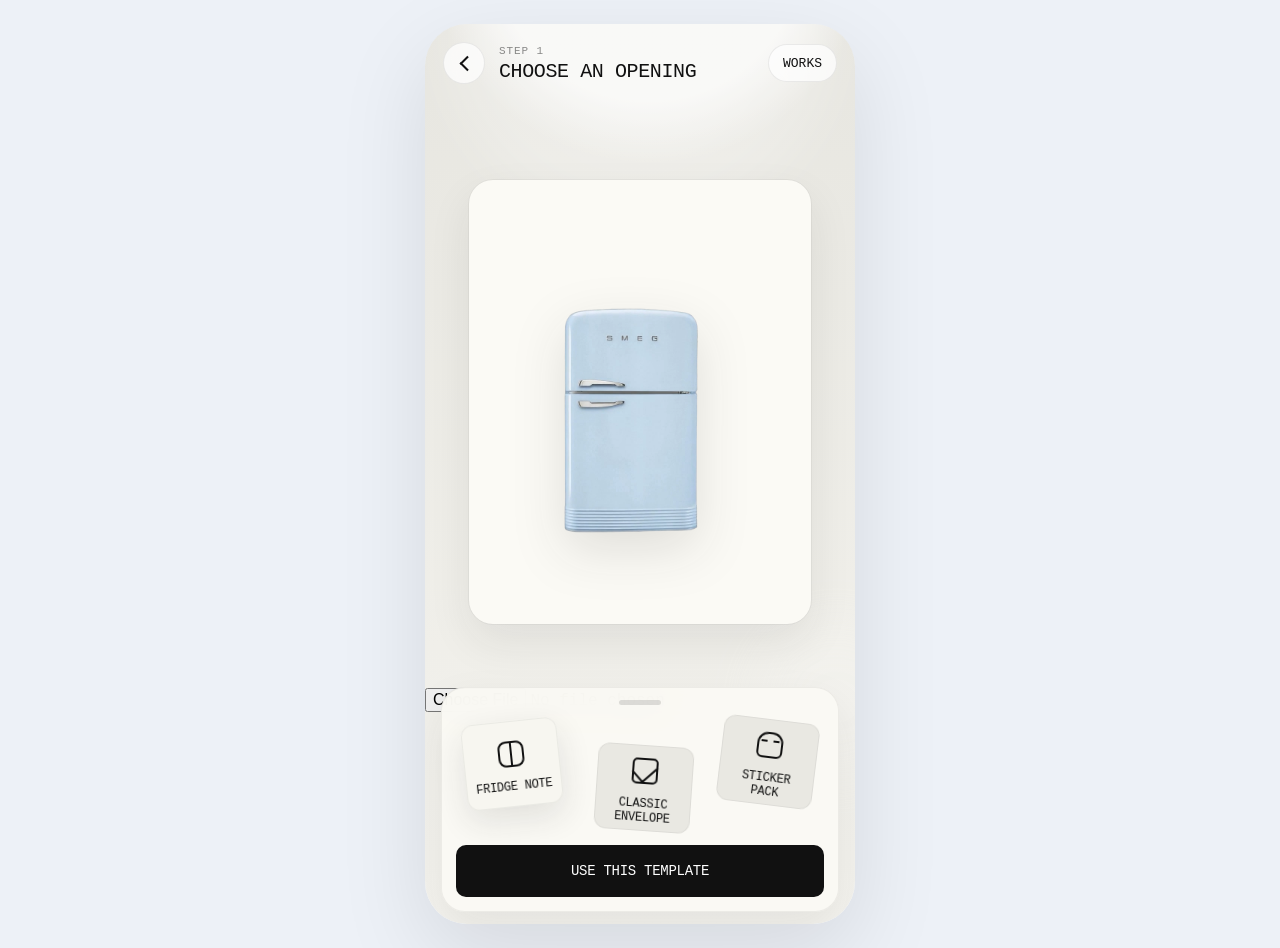
<file: template-web/index.html>
<!doctype html>
<html lang="zh-CN">
<head>
  <meta charset="UTF-8" />
  <meta name="viewport" content="width=device-width, initial-scale=1, viewport-fit=cover" />
  <title>OpenGift MVP</title>
  <link rel="stylesheet" href="./styles.css" />
</head>
<body>
  <main class="phone-shell" id="app">
    <div class="ambient ambient-a"></div>
    <div class="ambient ambient-b"></div>

    <header class="top-bar">
      <button class="top-icon" id="backBtn" aria-label="Back">
        <span></span>
      </button>
      <div>
        <p class="eyebrow" id="stepEyebrow">Step 1</p>
        <h1 id="pageTitle">Choose an opening</h1>
      </div>
      <button class="top-pill" id="worksBtn">Works</button>
    </header>

    <section class="stage" id="stage">
      <div class="preview-card" id="previewCard">
        <div class="template-scene" id="scene"></div>
      </div>
      <p class="scene-hint" id="sceneHint">Pick a template, then fill it with photo and text</p>
    </section>

    <section class="floating-panel" id="panel">
      <div class="panel-grabber"></div>
      <div class="select-step" data-step-panel="select">
        <div class="template-actions" id="templateActions"></div>
        <button class="primary-button" id="useTemplateBtn">Use this template</button>
      </div>

      <div class="edit-step hidden" data-step-panel="edit">
        <div class="slot-grid">
          <button class="slot-card" id="photoSlot">
            <span class="sticker-icon image-icon"></span>
            <strong>Photo</strong>
            <small id="photoSlotText">Upload / Camera</small>
          </button>
          <button class="slot-card" id="textSlot">
            <span class="sticker-icon text-icon"></span>
            <strong>Text</strong>
            <small>Title and message</small>
          </button>
          <button class="slot-card" id="stickerSlot">
            <span class="sticker-icon cutout-icon"></span>
            <strong>Sticker</strong>
            <small id="stickerSlotText">Decorations</small>
          </button>
        </div>
        <button class="primary-button" id="generateBtn">Generate preview</button>
      </div>

      <div class="share-step hidden" data-step-panel="share">
        <div class="share-actions">
          <button class="share-dot"><span class="download-icon"></span><em>Save image</em></button>
          <button class="share-dot"><span class="link-icon"></span><em>Copy link</em></button>
          <button class="share-dot"><span class="cover-icon"></span><em>Make cover</em></button>
        </div>
        <button class="primary-button" id="restartBtn">Make another</button>
      </div>
    </section>

    <div class="sheet-backdrop hidden" id="sheetBackdrop"></div>
    <section class="bottom-sheet hidden" id="contentSheet">
      <div class="panel-grabber"></div>
      <div class="sheet-content" id="sheetContent"></div>
    </section>

    <input id="imageInput" type="file" accept="image/*" />
    <input id="stickerInput" type="file" accept="image/*" />
  </main>

  <script src="./vendor/sticker-forge.iife.js"></script>
  <script src="./photo-editor.js"></script>
  <script src="./app.js"></script>
</body>
</html>
</file>
<file: template-web/styles.css>
:root {
  --bg: #ecebe6;
  --ink: #111;
  --muted: rgba(17, 17, 17, 0.54);
  --panel: #f6f5ef;
  --line: rgba(0, 0, 0, 0.08);
  --shadow: 0 18px 44px rgba(42, 42, 38, 0.08);
  --spring: cubic-bezier(.2, 1.25, .3, 1);
  --paper-yellow: #e9e8e2;
  --paper-cyan: #e9e8e2;
  --paper-pink: #e9e8e2;
  --card: #f7f6f1;
  --card-2: #f0efe9;
  --rule: rgba(17,17,17,.34);
}

* { box-sizing: border-box; }

html,
body {
  width: 100%;
  min-height: 100%;
  margin: 0;
  font-family: "JetBrains Mono", "SFMono-Regular", ui-monospace, Menlo, Monaco, Consolas, monospace;
  background: #edf1f7;
  color: var(--ink);
}

body {
  display: grid;
  place-items: center;
}

button,
input,
textarea {
  font: inherit;
}

button {
  border: 0;
  cursor: pointer;
  color: inherit;
  -webkit-tap-highlight-color: transparent;
}

.phone-shell {
  position: relative;
  width: min(100vw, 430px);
  height: 100dvh;
  min-height: 720px;
  max-height: 932px;
  overflow: hidden;
  background:
    radial-gradient(circle at 52% -80px, rgba(255,255,255,.68) 0 156px, transparent 220px),
    linear-gradient(180deg, #e7e6e0 0%, #f4f3ee 100%);
  box-shadow: 0 30px 90px rgba(0,0,0,.10);
}

.ambient {
  position: absolute;
  border-radius: 999px;
  filter: blur(26px);
  opacity: .72;
  pointer-events: none;
}

.ambient-a {
  width: 387px;
  height: 387px;
  left: 50%;
  top: -186px;
  transform: translateX(-50%);
  background: rgba(255,255,255,.46);
  opacity: .52;
}

.ambient-b {
  width: 170px;
  height: 170px;
  right: -66px;
  bottom: 138px;
  background: rgba(255,255,255,.34);
  opacity: .38;
}

.top-bar {
  position: relative;
  z-index: 5;
  height: 76px;
  padding: calc(env(safe-area-inset-top, 0px) + 10px) 18px 8px;
  display: flex;
  align-items: center;
  gap: 14px;
}

.top-bar h1 {
  margin: 0;
  font-size: 20px;
  letter-spacing: -0.02em;
  line-height: 1.05;
  color: #111;
  font-weight: 500;
  text-transform: uppercase;
}

.eyebrow {
  margin: 0 0 4px;
  font-size: 11px;
  font-weight: 500;
  color: rgba(17,17,17,.48);
  text-transform: uppercase;
  letter-spacing: .08em;
}

.top-icon,
.top-pill {
  flex: 0 0 auto;
  background: rgba(255,255,255,.72);
  border: 1px solid rgba(17,17,17,.08);
  box-shadow: none;
  backdrop-filter: blur(25px);
}

.top-icon {
  width: 42px;
  height: 42px;
  border-radius: 50%;
  display: grid;
  place-items: center;
}

.top-icon span {
  width: 11px;
  height: 11px;
  border-left: 2px solid #111;
  border-bottom: 2px solid #111;
  transform: rotate(45deg) translate(2px, -2px);
}

.top-pill {
  margin-left: auto;
  height: 38px;
  padding: 0 14px;
  border-radius: 999px;
  font-size: 13px;
  font-weight: 500;
  color: #111;
  text-transform: uppercase;
}

.stage {
  position: relative;
  height: calc(100dvh - 76px - 236px);
  min-height: 390px;
  padding: 16px 20px 0;
  display: flex;
  flex-direction: column;
  align-items: center;
  justify-content: center;
  transition: filter .34s ease, transform .34s var(--spring), opacity .34s ease;
}

.stage.blurred {
  filter: blur(12px);
  transform: scale(.98);
  opacity: .58;
}

.preview-card {
  width: min(84vw, 342px);
  height: min(56vh, 444px);
  min-height: 360px;
  position: relative;
  display: grid;
  place-items: center;
  border-radius: 24px;
  background: #fbfaf5;
  outline: 1px solid rgba(17,17,17,.04);
  box-shadow: var(--shadow);
  overflow: hidden;
}

.template-scene {
  position: absolute;
  inset: 0;
  display: grid;
  place-items: center;
}

.scene-hint {
  display: none;
}

.floating-panel,
.bottom-sheet {
  position: absolute;
  left: 16px;
  right: 16px;
  bottom: calc(12px + env(safe-area-inset-bottom, 0px));
  z-index: 10;
  border-radius: 24px;
  background: rgba(250,249,244,.96);
  border: 1px solid rgba(17,17,17,.06);
  box-shadow: var(--shadow);
  backdrop-filter: blur(18px);
  padding: 12px 14px 14px;
  transform-origin: 50% 100%;
  animation: panelIn .42s var(--spring) both;
}

.bottom-sheet {
  z-index: 30;
  padding: 12px 16px 18px;
}

.panel-grabber {
  width: 42px;
  height: 5px;
  border-radius: 999px;
  background: rgba(0,0,0,.12);
  margin: 0 auto 12px;
}

@keyframes panelIn {
  from { opacity: 0; transform: translateY(28px) scale(.96); }
  70% { opacity: 1; transform: translateY(-3px) scale(1.01); }
  to { opacity: 1; transform: translateY(0) scale(1); }
}

.template-actions {
  height: 116px;
  position: relative;
  margin-bottom: 12px;
}

.template-button {
  position: absolute;
  width: 96px;
  height: 86px;
  border-radius: 12px;
  background: var(--card-2);
  border: 1px solid rgba(17,17,17,.05);
  box-shadow: none;
  display: flex;
  flex-direction: column;
  align-items: center;
  justify-content: center;
  gap: 7px;
  transform: rotate(var(--rot));
  transition: transform .28s var(--spring), box-shadow .24s ease, background .2s ease;
}

.template-button:nth-child(1) { left: 8px; top: 4px; --rot: -6deg; animation: iconPop .42s var(--spring) both; }
.template-button:nth-child(2) { left: 50%; top: 28px; margin-left: -44px; --rot: 4deg; animation: iconPop .42s .05s var(--spring) both; }
.template-button:nth-child(3) { right: 8px; top: 2px; --rot: 7deg; animation: iconPop .42s .1s var(--spring) both; }

.template-button:nth-child(1) { background: var(--paper-yellow); }
.template-button:nth-child(2) { background: var(--paper-cyan); }
.template-button:nth-child(3) { background: var(--paper-pink); }

.template-button.active {
  background: #f7f6f0;
  transform: rotate(0deg) translateY(-8px) scale(1.05);
  box-shadow: 0 12px 32px rgba(42,42,38,.12);
}

.template-button small {
  font-size: 12px;
  font-weight: 500;
  text-transform: uppercase;
  letter-spacing: -0.02em;
}

@keyframes iconPop {
  from { opacity: 0; transform: translateY(16px) scale(.72) rotate(var(--rot)); }
  72% { opacity: 1; transform: translateY(-4px) scale(1.08) rotate(var(--rot)); }
  to { opacity: 1; transform: translateY(0) scale(1) rotate(var(--rot)); }
}

.sticker-icon {
  width: 38px;
  height: 38px;
  position: relative;
  display: block;
  filter: none;
}

.fridge-icon::before,
.envelope-icon::before,
.pack-icon::before,
.image-icon::before,
.text-icon::before,
.cutout-icon::before,
.download-icon::before,
.link-icon::before,
.cover-icon::before {
  content: '';
  position: absolute;
  inset: 6px;
  border: 2px solid #111;
  border-radius: 8px;
}

.fridge-icon::after {
  content: '';
  position: absolute;
  left: 18px;
  top: 8px;
  bottom: 8px;
  border-left: 2px solid #111;
}

.envelope-icon::before { border-radius: 5px; }
.envelope-icon::after {
  content: '';
  position: absolute;
  inset: 10px 8px 12px;
  border-left: 2px solid #111;
  border-bottom: 2px solid #111;
  transform: rotate(-45deg);
}

.pack-icon::before { border-radius: 11px 11px 6px 6px; }
.pack-icon::after {
  content: '';
  position: absolute;
  left: 10px;
  right: 10px;
  top: 14px;
  border-top: 2px dashed #111;
}

.image-icon::after {
  content: '';
  position: absolute;
  left: 12px;
  right: 9px;
  bottom: 11px;
  height: 10px;
  border-left: 2px solid #111;
  border-bottom: 2px solid #111;
  transform: skewX(-18deg);
}

.text-icon::before { border-radius: 6px; }
.text-icon::after {
  content: '';
  position: absolute;
  left: 12px;
  right: 12px;
  top: 14px;
  height: 12px;
  border-top: 2px solid #111;
  border-bottom: 2px solid #111;
}

.cutout-icon::before { border-radius: 50%; }
.cutout-icon::after {
  content: '+';
  position: absolute;
  right: 1px;
  bottom: 1px;
  width: 17px;
  height: 17px;
  border-radius: 50%;
  background: #111;
  color: #fff;
  display: grid;
  place-items: center;
  font-size: 14px;
  font-weight: 900;
}

.primary-button {
  width: 100%;
  height: 52px;
  border-radius: 10px;
  background: #111;
  color: #fff;
  font-size: 14px;
  font-weight: 500;
  letter-spacing: -0.02em;
  text-transform: uppercase;
  box-shadow: none;
  transition: transform .16s ease, opacity .16s ease;
}

.primary-button:active { transform: scale(.98); opacity: .9; }

.secondary-button {
  width: 100%;
  height: 48px;
  margin-top: 10px;
  border-radius: 10px;
  background: var(--card-2);
  border: 1px solid rgba(17,17,17,.08);
  color: #111;
  font-size: 14px;
  font-weight: 500;
  letter-spacing: -0.02em;
  text-transform: uppercase;
  transition: transform .16s ease, opacity .16s ease;
}

.secondary-button:active { transform: scale(.98); opacity: .9; }

.slot-grid {
  display: grid;
  grid-template-columns: repeat(3, 1fr);
  gap: 10px;
  margin-bottom: 12px;
}

.slot-card {
  min-height: 104px;
  border-radius: 12px;
  background: var(--card-2);
  border: 1px solid rgba(17,17,17,.05);
  display: flex;
  flex-direction: column;
  align-items: center;
  justify-content: center;
  gap: 6px;
}

.slot-card:nth-child(1) { background: var(--paper-yellow); }
.slot-card:nth-child(2) { background: var(--paper-cyan); }
.slot-card:nth-child(3) { background: var(--paper-pink); }

.slot-card strong {
  font-size: 13px;
  font-weight: 500;
  text-transform: uppercase;
  letter-spacing: -0.02em;
}

.slot-card small {
  color: var(--muted);
  font-size: 10px;
  font-weight: 500;
  text-transform: uppercase;
}

.share-actions {
  height: 118px;
  position: relative;
  margin-bottom: 12px;
}

.share-dot {
  position: absolute;
  width: 94px;
  height: 86px;
  border-radius: 12px;
  background: var(--card-2);
  box-shadow: none;
  display: flex;
  flex-direction: column;
  align-items: center;
  justify-content: center;
  gap: 7px;
}

.share-dot:nth-child(1) { left: 4px; top: 6px; transform: rotate(-5deg); }
.share-dot:nth-child(2) { left: 50%; top: 26px; margin-left: -47px; transform: rotate(4deg); }
.share-dot:nth-child(3) { right: 4px; top: 8px; transform: rotate(7deg); }
.share-dot:nth-child(1) { background: var(--paper-yellow); }
.share-dot:nth-child(2) { background: var(--paper-cyan); }
.share-dot:nth-child(3) { background: var(--paper-pink); }
.share-dot em { font-style: normal; font-size: 12px; font-weight: 900; }

.download-icon,
.link-icon,
.cover-icon {
  width: 36px;
  height: 36px;
  position: relative;
  display: block;
  filter: drop-shadow(0 1px 0 #fff) drop-shadow(1px 0 0 #fff) drop-shadow(-1px 0 0 #fff);
}

.download-icon::before { border-radius: 50%; }
.download-icon::after {
  content: '↓';
  position: absolute;
  inset: 0;
  display: grid;
  place-items: center;
  font-weight: 900;
  font-size: 27px;
}

.link-icon::before { border-radius: 999px; transform: rotate(-25deg); }
.cover-icon::before { border-radius: 8px; }
.cover-icon::after {
  content: '';
  position: absolute;
  left: 11px;
  top: 11px;
  width: 14px;
  height: 14px;
  background: #111;
  border-radius: 50%;
}

.hidden { display: none !important; }

.sheet-backdrop {
  position: absolute;
  inset: 0;
  z-index: 20;
  background: rgba(241,242,239,.58);
  backdrop-filter: blur(14px);
}

.sheet-content h2 {
  margin: 0 0 14px;
  font-size: 21px;
  letter-spacing: -0.04em;
}

.field {
  display: flex;
  flex-direction: column;
  gap: 7px;
  margin-bottom: 12px;
}

.field label {
  font-size: 12px;
  color: var(--muted);
  font-weight: 900;
}

.field input,
.field textarea {
  width: 100%;
  border: 1px solid rgba(0,0,0,.08);
  background: rgba(255,255,255,.72);
  border-radius: 16px;
  padding: 12px 13px;
  outline: none;
}

.field textarea { min-height: 92px; resize: none; }

#imageInput { display: none; }

/* Template scenes */
.scene-fridge,
.scene-envelope,
.scene-pack {
  position: relative;
  width: 250px;
  height: 330px;
  perspective: 900px;
}

.fridge-body {
  position: absolute;
  inset: 20px 26px;
  border-radius: 30px;
  background: var(--paper-yellow);
  box-shadow: none;
}

.fridge-door {
  position: absolute;
  inset: 20px 26px;
  border-radius: 30px;
  background: #fff;
  transform-origin: left center;
  transform: rotateY(var(--open, 0deg));
  transition: transform .72s var(--spring), box-shadow .4s ease;
  box-shadow: 0 22px 54px rgba(0,0,0,.14);
}

.fridge-door::after {
  content: '';
  position: absolute;
  right: 18px;
  top: 76px;
  width: 7px;
  height: 86px;
  border-radius: 999px;
  background: rgba(0,0,0,.16);
}

.inside-note,
.photo-sticker,
.message-card {
  position: absolute;
  background: #fff;
  border-radius: 18px;
  box-shadow: 0 12px 26px rgba(0,0,0,.12);
}

.inside-note {
  left: 52px;
  top: 84px;
  width: 146px;
  padding: 14px;
  font-weight: 900;
  letter-spacing: -0.04em;
  line-height: 1.08;
}

.photo-sticker {
  width: 78px;
  height: 78px;
  right: 48px;
  bottom: 78px;
  overflow: hidden;
  transform: rotate(7deg);
  display: grid;
  place-items: center;
}

.photo-sticker img,
.pack-sticker img {
  width: 100%;
  height: 100%;
  object-fit: cover;
}

/* ===== Envelope peel animation ===== */

.letter-svg-stage {
  position: absolute;
  left: 50%;
  top: 54%;
  width: 268px;
  height: 244px;
  transform: translate(-50%, -50%);
  perspective: 900px;
  overflow: visible;
}

.letter-envelope-clip {
  position: absolute;
  left: 0;
  top: 82px;
  width: 100%;
  height: 150px;
  overflow: hidden;
  pointer-events: none;
  z-index: 5;
}

.letter-card-mask {
  position: absolute;
  left: 0;
  top: 0;
  width: 100%;
  height: 100%;
  overflow: hidden;
  pointer-events: none;
  z-index: 3;
}

.letter-open-flap {
  position: absolute;
  left: 0;
  top: -30px;
  width: 100%;
  height: 118px;
  z-index: 1;
  background: linear-gradient(180deg, #d9d9d9 0%, #bdbdbd 100%);
  clip-path: polygon(50% 0%, 100% 100%, 0% 100%);
  filter: drop-shadow(0 4px 7px rgba(0,0,0,.06));
  opacity: clamp(0, calc((var(--peel, 0) - .24) * 1.35), 1);
  transform: translateY(calc((1 - var(--peel, 0)) * 34px)) rotateX(calc((1 - var(--peel, 0)) * -18deg));
  transform-origin: 50% 100%;
}

.letter-back-panel {
  position: absolute;
  left: 0;
  top: 82px;
  width: 100%;
  height: 150px;
  z-index: 2;
  background: linear-gradient(180deg, #e2e2e2 0%, #c2c2c2 100%);
  overflow: hidden;
}

.letter-back-panel::before,
.letter-back-panel::after {
  content: '';
  position: absolute;
  top: -1px;
  width: 52%;
  height: 100%;
  background: rgba(188,188,188,.42);
}

.letter-back-panel::before {
  left: 0;
  clip-path: polygon(0 0, 100% 50%, 0 100%);
}

.letter-back-panel::after {
  right: 0;
  clip-path: polygon(100% 0, 0 50%, 100% 100%);
}

.letter-card-svg {
  position: absolute;
  left: 28px;
  top: 36px;
  width: 212px;
  height: 178px;
  z-index: 1;
  padding: 18px 20px;
  background: #f7f7f5;
  box-shadow: 0 10px 20px rgba(36,34,28,.10);
  transform: translateY(calc(74px - var(--peel, 0) * 96px)) scale(.98);
  transform-origin: 50% 100%;
  transition: filter .42s ease;
  overflow: hidden;
}

.envelope-photo-content {
  width: 80px;
  height: 62px;
  margin: 0 0 10px auto;
  border-radius: 10px;
  overflow: hidden;
  background: rgba(17,17,17,.06);
  box-shadow: inset 0 0 0 1px rgba(17,17,17,.04);
}

.envelope-photo-content:empty { display: none; }

.envelope-photo-content img {
  width: 100%;
  height: 100%;
  object-fit: cover;
}

.envelope-text-card strong {
  display: block;
  margin-bottom: 8px;
  color: rgba(17,17,17,.56);
  font-size: 12px;
  font-weight: 600;
  letter-spacing: -0.03em;
}

.envelope-text-card p {
  margin: 0;
  color: rgba(17,17,17,.52);
  font-size: 6px;
  line-height: 1.35;
}

.envelope-text-card,
.fridge-text-card,
.pack-text-card {
  background: #f7f7f5;
  border: 1px solid rgba(17,17,17,.05);
  box-shadow: 0 10px 20px rgba(36,34,28,.10);
  color: rgba(17,17,17,.58);
}

.envelope-text-card strong,
.fridge-text-card strong,
.pack-text-card span {
  display: block;
  font-family: Georgia, 'Times New Roman', serif;
  font-weight: 600;
  letter-spacing: -0.02em;
  text-transform: none;
  color: rgba(17,17,17,.62);
}

.envelope-text-card p,
.fridge-text-card p {
  font-family: Georgia, 'Times New Roman', serif;
  letter-spacing: 0;
  color: rgba(17,17,17,.52);
}

.envelope-deco-sticker {
  position: absolute;
  right: 42px;
  top: 50px;
  width: 44px;
  height: 44px;
  z-index: 8;
  display: grid;
  place-items: center;
  border-radius: 14px;
  border: 5px solid #fff;
  background: #f7f3df;
  box-shadow:
    0 10px 18px rgba(28,28,24,.12),
    inset 0 1px 1px rgba(255,255,255,.92);
  opacity: var(--peel, 0);
  transform: translateY(calc(18px - var(--peel, 0) * 18px)) rotate(8deg) scale(calc(.86 + var(--peel, 0) * .14));
  overflow: hidden;
  pointer-events: none;
}

.envelope-deco-sticker::after {
  content: '';
  position: absolute;
  inset: 7px;
  z-index: 4;
  border: 1px dashed rgba(17,17,17,.22);
  border-radius: 9px;
  pointer-events: none;
}

.envelope-deco-sticker img {
  width: 100%;
  height: 100%;
  object-fit: cover;
}

.letter-peel-cover {
  position: absolute;
  left: 0;
  top: 82px;
  width: 100%;
  height: 118px;
  z-index: 9;
  background:
    linear-gradient(180deg, #b5b5b5 0%, #d9d9d9 72%),
    linear-gradient(135deg, rgba(255,255,255,.68), rgba(255,255,255,0) 42%);
  box-shadow: inset 0 1px 0 rgba(255,255,255,.7), 0 14px 26px rgba(42,42,38,.10);
  transform-origin: 50% 0%;
  transform:
    translateY(calc(var(--peel, 0) * -4px))
    rotateX(calc(var(--peel, 0) * -132deg))
    scaleY(calc(1 - var(--peel, 0) * .08));
  clip-path: polygon(0% 0%, 100% 0%, 50% 82%);
  opacity: calc(1 - var(--cover-fade, 0));
  transition: opacity .32s ease;
  touch-action: none;
  cursor: grab;
  backface-visibility: hidden;
}

.letter-peel-cover::after {
  content: '';
  position: absolute;
  inset: 0;
  background:
    linear-gradient(115deg, rgba(255,255,255,.55), rgba(255,255,255,0) 36%),
    linear-gradient(245deg, rgba(0,0,0,.08), rgba(0,0,0,0) 44%);
  clip-path: polygon(0% 0%, 100% 0%, 50% 82%);
  pointer-events: none;
}

.letter-peel-cover::before {
  content: 'PULL TO OPEN';
  position: absolute;
  left: 50%;
  bottom: 50px;
  transform: translateX(-50%) rotate(-2deg);
  color: rgba(17,17,17,.5);
  font-size: 11px;
  letter-spacing: -0.02em;
  font-weight: 500;
  z-index: 1;
  white-space: nowrap;
}

.letter-pull-tab {
  display: none;
}

.letter-pull-tab.idle-hint {
  animation: none;
}

@keyframes pullTabPulse {
  0%, 100% { transform: rotate(0deg) scale(1); box-shadow: 0 0 0 0 rgba(17,17,17,.16); }
  50% { transform: rotate(4deg) scale(1.08); box-shadow: 0 0 0 8px rgba(17,17,17,.0); }
}

.letter-curl {
  position: absolute;
  z-index: 2;
  right: calc(20px + var(--peel, 0) * 26px);
  top: calc(20px + var(--peel, 0) * 8px);
  width: calc(var(--peel, 0) * 46px);
  height: 74%;
  opacity: var(--peel, 0);
  border-radius: 999px;
  background: linear-gradient(90deg, rgba(255,255,255,.72), rgba(164,162,150,.26), rgba(255,255,255,.5));
  filter: blur(.2px);
  transform: rotate(calc(var(--peel, 0) * 18deg));
}

.is-open .letter-peel-cover {
  opacity: 0;
  pointer-events: none;
}

.is-open .letter-card-svg {
  transform: translateY(-22px) scale(.98);
}

.letter-front-sides {
  position: absolute;
  left: 0;
  top: 0;
  width: 100%;
  height: 150px;
  z-index: 5;
  pointer-events: none;
  filter: drop-shadow(0 -2px 4px rgba(0,0,0,.04));
}

.letter-front-bottom {
  position: absolute;
  left: 0;
  top: 64px;
  width: 100%;
  height: 86px;
  z-index: 6;
  pointer-events: none;
  background: linear-gradient(180deg, #b1b0b0 0%, #c5c5c5 100%);
  clip-path: polygon(0% 100%, 50% 0%, 100% 100%);
  filter: none;
}

.pack-template {
  position: absolute;
  left: 50%;
  top: 56%;
  width: 220px;
  height: 294px;
  transform: translate(-50%, -50%);
  cursor: pointer;
  touch-action: none;
}

.pack-bag-asset {
  position: absolute;
  left: 50%;
  top: 50%;
  width: 84%;
  height: 84%;
  object-fit: contain;
  z-index: 3;
  pointer-events: none;
  filter: drop-shadow(0 calc(18px + var(--tear, 0) * 4px) calc(24px + var(--tear, 0) * 4px) rgba(28,28,24,.12));
  transform: translate(-50%, calc(-50% + var(--tear, 0) * 2%)) scale(calc(1 - var(--tear, 0) * .015));
  transition: transform .62s var(--spring), filter .42s ease, opacity .32s ease;
}

.pack-sticker-layer {
  position: absolute;
  left: 26px;
  right: 26px;
  top: 46px;
  bottom: 34px;
  z-index: 2;
  pointer-events: none;
  transition: z-index 0s .62s;
}

.pack-rip-piece {
  position: absolute;
  left: 14px;
  top: 4px;
  z-index: 7;
  width: 196px;
  height: 66px;
  object-fit: contain;
  opacity: calc(var(--tear, 0) * .96);
  pointer-events: none;
  filter: drop-shadow(0 12px 16px rgba(28,28,24,.12));
  transform:
    translate(calc(var(--tear, 0) * 18px), calc(32px - var(--tear, 0) * 76px))
    rotate(calc(4deg + var(--tear, 0) * 9deg))
    scale(calc(.92 + var(--tear, 0) * .08));
  transform-origin: 86% 82%;
  transition: opacity .22s ease, transform .78s var(--spring), filter .42s ease;
}

.pack-template::after {
  content: '';
  position: absolute;
  left: 36px;
  right: 36px;
  top: 58px;
  height: 14px;
  z-index: 4;
  border-radius: 999px;
  background: linear-gradient(180deg, rgba(255,255,255,.66), rgba(32,32,32,.16));
  opacity: calc(var(--tear, 0) * .76);
  transform: scaleX(calc(.82 + var(--tear, 0) * .18)) translateY(calc(-2px - var(--tear, 0) * 6px));
  transition: opacity .26s ease, transform .54s var(--spring);
  pointer-events: none;
}

.pack-tear-strip {
  position: absolute;
  left: 30px;
  right: 30px;
  top: 56px;
  z-index: 6;
  height: 1px;
  border-top: 2px dashed rgba(255,255,255,.78);
  display: grid;
  place-items: center;
  opacity: calc(.78 * (1 - var(--tear, 0)));
  pointer-events: none;
  transform: translateY(calc(var(--tear, 0) * -18px));
  transition: opacity .36s ease, transform .5s var(--spring);
}

.pack-tear-strip span {
  padding: 3px 8px;
  border-radius: 999px;
  background: rgba(255,255,255,.42);
  color: rgba(17,17,17,.56);
  font-size: 8px;
  font-weight: 700;
  letter-spacing: .08em;
  transform: translateY(-1px);
}

.pack-sticker {
  position: absolute;
  width: 88px;
  height: 88px;
  border-radius: 22px;
  background: #fff;
  border: 6px solid #fff;
  box-shadow:
    0 13px 28px rgba(0,0,0,.16),
    inset 0 1px 1px rgba(255,255,255,.9);
  overflow: hidden;
  display: grid;
  place-items: center;
  opacity: clamp(.34, calc(.34 + var(--tear, 0) * .54), .88);
  transform: translateY(var(--pop, 0px)) translateX(var(--pop-x, 0px)) rotate(var(--rot)) scale(var(--scale, .82));
  transition: opacity .42s ease, box-shadow .34s ease;
}

.pack-sticker,
.fridge-door-sticker,
.envelope-deco-sticker {
  isolation: isolate;
}

.pack-sticker::before,
.fridge-door-sticker::before,
.envelope-deco-sticker::before {
  content: '';
  position: absolute;
  inset: -18%;
  z-index: 3;
  pointer-events: none;
  background:
    linear-gradient(115deg, transparent 18%, rgba(255,255,255,.72) 34%, transparent 48%),
    linear-gradient(45deg, rgba(122,214,255,.22), rgba(255,128,215,.20), rgba(255,239,128,.18), rgba(122,214,255,.18));
  opacity: .58;
  mix-blend-mode: screen;
  transform: translateX(-42%) rotate(8deg);
  animation: stickerForgeSheen 4.2s ease-in-out infinite;
}

.pack-sticker img,
.pack-sticker span,
.fridge-door-sticker img,
.fridge-door-sticker span,
.envelope-deco-sticker img,
.envelope-deco-sticker span {
  position: relative;
  z-index: 2;
}

@keyframes stickerForgeSheen {
  0%, 42% { transform: translateX(-54%) rotate(8deg); opacity: .22; }
  62% { transform: translateX(34%) rotate(8deg); opacity: .72; }
  100% { transform: translateX(54%) rotate(8deg); opacity: .18; }
}

.pack-sticker span {
  color: #111;
  font-size: 12px;
  font-weight: 700;
  letter-spacing: .04em;
  max-width: 54px;
  overflow: hidden;
  text-align: center;
  text-overflow: ellipsis;
  white-space: nowrap;
}

.pack-text-card span {
  font-size: 13px;
  max-width: 72px;
}

.pack-text-card {
  position: absolute;
  width: 100px;
  min-height: 72px;
  padding: 12px 14px;
  border-radius: 0;
  display: grid;
  place-items: center;
  opacity: clamp(.34, calc(.34 + var(--tear, 0) * .54), .88);
  transform: translateY(var(--pop, 0px)) translateX(var(--pop-x, 0px)) rotate(var(--rot)) scale(var(--scale, .88));
  transition: opacity .42s ease, box-shadow .34s ease;
  overflow: hidden;
}

.pack-text-card::before,
.pack-text-card::after,
.pack-text-card span::before,
.pack-text-card span::after {
  content: none !important;
  display: none !important;
  border: 0 !important;
}

.pack-sticker::after {
  content: '';
  position: absolute;
  inset: 8px;
  z-index: 4;
  border: 1px dashed rgba(17,17,17,.24);
  border-radius: 12px;
  pointer-events: none;
}

.pack-sticker img {
  width: 100%;
  height: 100%;
  object-fit: cover;
}

.pack-sticker.one { left: 4px; top: 56px; --pop: calc(var(--tear, 0) * -64px); --rot: -8deg; }
.pack-sticker.two { right: -4px; top: 90px; --pop: calc(var(--tear, 0) * -54px); --rot: 7deg; background: #f7f3df; }
.pack-text-card.three { left: 60px; bottom: 40px; --pop: calc(var(--tear, 0) * -46px); --rot: 3deg; }

.is-open .fridge-door { --open: -64deg; }
.is-open .pack-template::after { opacity: .76; transform: scaleX(1) translateY(-8px); }
.is-open .pack-bag-asset { transform: translate(-50%, -48%) scale(.985); filter: drop-shadow(0 22px 28px rgba(28,28,24,.14)); }
.is-open .pack-sticker-layer { z-index: 6; transition-delay: .5s; }
.is-open .pack-sticker { opacity: 1; box-shadow: 0 16px 30px rgba(0,0,0,.18); }
.is-open .pack-sticker.one { --pop: -204px; --pop-x: -36px; --rot: -15deg; --scale: 1; }
.is-open .pack-sticker.two { --pop: -196px; --pop-x: 44px; --rot: 14deg; --scale: 1; }
.is-open .pack-text-card.three { --pop: -156px; --pop-x: 0px; --rot: 4deg; --scale: .96; }
.is-open .pack-sticker.one { animation: packStickerArcOne .82s cubic-bezier(.2,.74,.24,1) both; }
.is-open .pack-sticker.two { animation: packStickerArcTwo .82s .035s cubic-bezier(.2,.74,.24,1) both; }
.is-open .pack-text-card.three { animation: packStickerArcThree .82s .07s cubic-bezier(.2,.74,.24,1) both; }

@keyframes packStickerArcOne {
  0% { transform: translateY(calc(var(--tear, 0) * -64px)) translateX(0) rotate(-8deg) scale(.82); }
  72% { transform: translateY(-212px) translateX(-31px) rotate(-16deg) scale(1.01); }
  100% { transform: translateY(-204px) translateX(-36px) rotate(-15deg) scale(1); }
}

@keyframes packStickerArcTwo {
  0% { transform: translateY(calc(var(--tear, 0) * -54px)) translateX(0) rotate(7deg) scale(.82); }
  72% { transform: translateY(-204px) translateX(41px) rotate(15deg) scale(1.01); }
  100% { transform: translateY(-196px) translateX(44px) rotate(14deg) scale(1); }
}

@keyframes packStickerArcThree {
  0% { transform: translateY(calc(var(--tear, 0) * -46px)) translateX(0) rotate(3deg) scale(.82); }
  72% { transform: translateY(-164px) translateX(2px) rotate(5deg) scale(.975); }
  100% { transform: translateY(-156px) translateX(0) rotate(4deg) scale(.96); }
}
.is-open .pack-tear-strip { opacity: 0; transform: translateY(-18px); }
.is-open .pack-rip-piece { opacity: .96; transform: translate(18px, -44px) rotate(13deg) scale(1); filter: drop-shadow(0 17px 18px rgba(28,28,24,.16)); }

/* Reference direction: quiet product-card / insert-card language */
.scene-fridge,
.scene-envelope,
.scene-pack {
  width: 286px;
  height: 388px;
  transform: translateY(18px);
}

.fridge-template {
  position: absolute;
  left: 47%;
  top: 50%;
  width: 360px;
  height: 360px;
  transform: translate(-50%, -50%);
}

/* Loading state: pulse the fridge while frames are being fetched */
.scene-fridge.fridge-loading .fridge-frame-asset {
  animation: fridgeLoadingPulse .9s ease-in-out infinite;
}

@keyframes fridgeLoadingPulse {
  0%, 100% { opacity: 1; }
  50%       { opacity: .55; }
}

.fridge-frame-asset {
  position: absolute;
  inset: 0;
  width: 100%;
  height: 100%;
  object-fit: contain;
  user-select: none;
  pointer-events: none;
  filter: drop-shadow(0 18px 26px rgba(28,28,24,.12));
}

.scene-fridge::before,
.scene-pack::before {
  content: '';
  position: absolute;
  inset: 0;
  border-radius: 12px;
  background: var(--card);
  box-shadow: var(--shadow);
}

.scene-fridge::before {
  background: transparent;
  box-shadow: none;
}

.fridge-body {
  inset: 18px 26px auto;
  height: 134px;
  border-radius: 10px;
  background: #dcdcd5;
  box-shadow: inset 0 1px 0 rgba(255,255,255,.5);
}

.fridge-door {
  inset: 18px 26px auto;
  height: 134px;
  border-radius: 10px;
  background: linear-gradient(90deg, #747967, #a4aa88 58%, #101010 59%, #1b1b1b 100%);
  box-shadow: none;
}

.fridge-door::before {
  content: 'E0IOS   DAWN AM-01';
  position: absolute;
  left: 28px;
  top: 36px;
  color: rgba(255,255,255,.72);
  font-size: 8px;
  letter-spacing: -0.04em;
}

.fridge-door::after {
  right: 32px;
  top: 35px;
  width: 56px;
  height: 56px;
  border-radius: 999px;
  background: #171717;
}

.inside-note {
  left: 36px;
  top: 196px;
  width: 216px;
  background: transparent;
  box-shadow: none;
  padding: 0;
  color: #111;
  font-size: 24px;
  font-weight: 500;
  line-height: 1.05;
  letter-spacing: -0.06em;
  text-transform: uppercase;
}

.inside-note small {
  display: block;
  margin-top: 52px !important;
  color: #111 !important;
  font-size: 13px !important;
  font-weight: 500 !important;
  line-height: 1.25 !important;
  letter-spacing: -0.04em !important;
  text-transform: uppercase;
}

.inside-note::before {
  content: none;
  position: absolute;
  left: 0;
  top: 70px;
  color: rgba(17,17,17,.56);
  font-size: 13px;
  font-weight: 500;
  white-space: nowrap;
}

.inside-note::after {
  content: none;
  position: absolute;
  left: 0;
  right: -8px;
  top: 102px;
  border-top: 1px solid var(--rule);
}

.photo-sticker {
  width: 92px;
  height: 62px;
  right: 36px;
  bottom: auto;
  top: 54px;
  border-radius: 8px;
  border: 0;
  background: transparent;
  box-shadow: none;
  transform: none;
}

/* ── Fridge interior content ────────────────────────── */
.fridge-photo-content {
  position: absolute;
  left: 108px;
  top: 148px;
  width: 96px;
  height: 80px;
  z-index: 2;
  border-radius: 14px;
  overflow: hidden;
  background: rgba(255,255,255,.82);
  opacity: 0;
  box-shadow: 0 8px 16px rgba(28,28,24,.10);
  transform: translateY(8px) scale(.92);
  transition: transform .62s .28s var(--spring), opacity .28s .24s ease;
}

.fridge-photo-content img {
  width: 100%;
  height: 100%;
  object-fit: cover;
}

.fridge-photo-content:empty { display: none; }

.scene-fridge.is-open .fridge-photo-content {
  opacity: 1;
  transform: translateY(0) scale(1);
}

.fridge-text-card {
  position: absolute;
  left: 92px;
  top: 240px;
  width: 138px;
  z-index: 2;
  padding: 10px 12px;
  border-radius: 8px;
  opacity: 0;
  transform: translateY(10px) scale(.92);
  transition: transform .62s .34s var(--spring), opacity .3s .3s ease;
}

.fridge-text-card strong {
  margin-bottom: 4px;
  font-size: 11px;
}

.fridge-text-card p {
  margin: 0;
  font-size: 8px;
  line-height: 1.35;
}

.scene-fridge.is-open .fridge-text-card {
  opacity: 1;
  transform: translateY(0) scale(1);
}

.fridge-door-sticker {
  position: absolute;
  left: 154px;
  top: 132px;
  width: 68px;
  height: 68px;
  z-index: 4;
  transform: rotate(-8deg) scale(.88);
  border-radius: 14px;
  overflow: hidden;
  background: #fff;
  opacity: 0;
  border: 6px solid #fff;
  box-shadow:
    0 14px 26px rgba(28,28,24,.16),
    inset 0 1px 1px rgba(255,255,255,.92);
  animation: fridgeStickerFadeIn .46s ease-out both;
}

@keyframes fridgeStickerFadeIn {
  from { opacity: 0; transform: rotate(-8deg) scale(.88); }
  to { opacity: 1; transform: rotate(-8deg) scale(1); }
}

.envelope-text-card {
  color: rgba(17,17,17,.58);
}

.envelope-text-card strong {
  font-family: Georgia, 'Times New Roman', serif;
  font-weight: 600;
  letter-spacing: -0.02em;
  text-transform: none;
}

.envelope-text-card p {
  font-family: Georgia, 'Times New Roman', serif;
  letter-spacing: 0;
}

.fridge-door-sticker::after {
  content: '';
  position: absolute;
  inset: 9px;
  z-index: 4;
  border: 1px dashed rgba(17,17,17,.22);
  border-radius: 10px;
  pointer-events: none;
}

.fridge-door-sticker img {
  width: 100%;
  height: 100%;
  object-fit: cover;
}

.fridge-mock-sticker {
  display: grid;
  place-items: center;
  color: #111;
  font-size: 15px;
  font-weight: 800;
  letter-spacing: .06em;
  background:
    radial-gradient(circle at 28% 24%, rgba(255,255,255,.9) 0 18%, transparent 19%),
    linear-gradient(135deg, #fff8cf, #f2e6a7);
  border: 5px solid #fff;
}

.fridge-mock-sticker::after {
  content: '';
  position: absolute;
  inset: 9px;
  border: 1px dashed rgba(17,17,17,.28);
  border-radius: 10px;
}

.fridge-forge-sticker {
  position: absolute;
  left: 50%;
  top: 45%;
  transform: translate(-50%, -50%);
  width: 180px;
  height: 180px;
  z-index: 5;
  opacity: 0;
  pointer-events: auto;
  background: none;
  border: none;
  overflow: visible;
  animation: fridgeStickerFadeIn .46s ease-out both;
}

.fridge-forge-sticker canvas {
  width: 100% !important;
  height: 100% !important;
  display: block;
}

.photo-sticker:empty,
.pack-sticker:empty {
  display: none;
}

/* Shared paper letter style for all text cards; size/position stay template-specific. */
.envelope-text-card,
.fridge-text-card,
.pack-text-card {
  background: #f7f7f5;
  border: 0;
  box-shadow: 0 10px 20px rgba(36,34,28,.10);
  color: rgba(17,17,17,.58);
}

.envelope-text-card strong,
.fridge-text-card strong,
.pack-text-card span {
  font-family: Georgia, 'Times New Roman', serif;
  font-weight: 600;
  letter-spacing: -0.02em;
  text-transform: none;
  color: rgba(17,17,17,.62);
}

.envelope-text-card p,
.fridge-text-card p {
  font-family: Georgia, 'Times New Roman', serif;
  letter-spacing: 0;
  color: rgba(17,17,17,.52);
}

.envelope-text-card {
  background: transparent;
  border: 0;
  box-shadow: none;
}

/* ─── Photo Editor Sheet ──────────────────────────────────────────────── */

/* When in editor mode, expand the bottom sheet to fill the shell */
.bottom-sheet.pe-sheet {
  top: 0;
  border-radius: 0;
  height: 100%;
  max-height: 100%;
  display: flex;
  flex-direction: column;
  padding: 0;
}

.bottom-sheet.pe-sheet .panel-grabber { display: none; }

.bottom-sheet.pe-sheet .sheet-content {
  flex: 1;
  display: flex;
  flex-direction: column;
  overflow: hidden;
  padding: 0;
}

/* Editor layout */
.pe-wrap {
  flex: 1;
  position: relative;
  background: #111;
  overflow: hidden;
  min-height: 0;
}

.pe-canvas {
  width: 100%;
  height: 100%;
  display: block;
  touch-action: none;
}

.pe-hint {
  position: absolute;
  bottom: 12px;
  left: 0; right: 0;
  text-align: center;
  font-size: 11px;
  font-weight: 600;
  letter-spacing: 0.04em;
  color: rgba(255,255,255,.38);
  pointer-events: none;
  transition: opacity .3s;
  opacity: 0;
}

/* Effect picker row */
.pe-effects {
  display: flex;
  gap: 10px;
  padding: 14px 16px 0;
  justify-content: center;
  background: #fff;
}

.pe-effect-btn {
  display: flex;
  flex-direction: column;
  align-items: center;
  gap: 5px;
  padding: 8px 14px;
  border: 1.5px solid rgba(0,0,0,.10);
  border-radius: 12px;
  background: #f5f4f2;
  cursor: pointer;
  font-size: 11px;
  font-weight: 700;
  font-family: 'JetBrains Mono', monospace;
  color: rgba(0,0,0,.45);
  transition: border-color .15s, background .15s, color .15s;
  -webkit-tap-highlight-color: transparent;
}

.pe-effect-btn.active {
  border-color: #111;
  background: #111;
  color: #fff;
}

/* Effect icons */
.pe-effect-icon {
  display: block;
  width: 28px;
  height: 28px;
  border-radius: 50%;
  background: rgba(0,0,0,.08);
}

.pe-effect-btn.active .pe-effect-icon {
  background: rgba(255,255,255,.15);
}

.pe-icon-none {
  background-image: url("data:image/svg+xml,%3Csvg xmlns='http://www.w3.org/2000/svg' width='28' height='28' viewBox='0 0 28 28'%3E%3Ccircle cx='14' cy='14' r='11' fill='none' stroke='rgba(0,0,0,.3)' stroke-width='1.5'/%3E%3Cline x1='7' y1='7' x2='21' y2='21' stroke='rgba(0,0,0,.3)' stroke-width='1.5' stroke-linecap='round'/%3E%3C/svg%3E");
  background-size: cover;
}

.pe-effect-btn.active .pe-icon-none {
  background-image: url("data:image/svg+xml,%3Csvg xmlns='http://www.w3.org/2000/svg' width='28' height='28' viewBox='0 0 28 28'%3E%3Ccircle cx='14' cy='14' r='11' fill='none' stroke='rgba(255,255,255,.5)' stroke-width='1.5'/%3E%3Cline x1='7' y1='7' x2='21' y2='21' stroke='rgba(255,255,255,.5)' stroke-width='1.5' stroke-linecap='round'/%3E%3C/svg%3E");
}

.pe-icon-magnifier {
  background-image: url("data:image/svg+xml,%3Csvg xmlns='http://www.w3.org/2000/svg' width='28' height='28' viewBox='0 0 28 28'%3E%3Ccircle cx='13' cy='13' r='7' fill='none' stroke='rgba(0,0,0,.3)' stroke-width='1.5'/%3E%3Ccircle cx='13' cy='13' r='3' fill='rgba(0,0,0,.15)'/%3E%3Cline x1='18' y1='18' x2='23' y2='23' stroke='rgba(0,0,0,.3)' stroke-width='2' stroke-linecap='round'/%3E%3C/svg%3E");
  background-size: cover;
}

.pe-effect-btn.active .pe-icon-magnifier {
  background-image: url("data:image/svg+xml,%3Csvg xmlns='http://www.w3.org/2000/svg' width='28' height='28' viewBox='0 0 28 28'%3E%3Ccircle cx='13' cy='13' r='7' fill='none' stroke='rgba(255,255,255,.5)' stroke-width='1.5'/%3E%3Ccircle cx='13' cy='13' r='3' fill='rgba(255,255,255,.25)'/%3E%3Cline x1='18' y1='18' x2='23' y2='23' stroke='rgba(255,255,255,.5)' stroke-width='2' stroke-linecap='round'/%3E%3C/svg%3E");
}

.pe-icon-fisheye {
  background-image: url("data:image/svg+xml,%3Csvg xmlns='http://www.w3.org/2000/svg' width='28' height='28' viewBox='0 0 28 28'%3E%3Ccircle cx='14' cy='14' r='10' fill='none' stroke='rgba(0,0,0,.3)' stroke-width='1.5'/%3E%3Cellipse cx='14' cy='14' rx='5' ry='10' fill='none' stroke='rgba(0,0,0,.2)' stroke-width='1'/%3E%3Cline x1='4' y1='14' x2='24' y2='14' stroke='rgba(0,0,0,.15)' stroke-width='1'/%3E%3C/svg%3E");
  background-size: cover;
}

.pe-effect-btn.active .pe-icon-fisheye {
  background-image: url("data:image/svg+xml,%3Csvg xmlns='http://www.w3.org/2000/svg' width='28' height='28' viewBox='0 0 28 28'%3E%3Ccircle cx='14' cy='14' r='10' fill='none' stroke='rgba(255,255,255,.5)' stroke-width='1.5'/%3E%3Cellipse cx='14' cy='14' rx='5' ry='10' fill='none' stroke='rgba(255,255,255,.3)' stroke-width='1'/%3E%3Cline x1='4' y1='14' x2='24' y2='14' stroke='rgba(255,255,255,.2)' stroke-width='1'/%3E%3C/svg%3E");
}

/* Sliders */
.pe-sliders {
  display: none;
  flex-direction: column;
  gap: 10px;
  padding: 12px 16px 0;
  background: #fff;
}

.pe-slider-row {
  display: flex;
  align-items: center;
  gap: 10px;
}

.pe-slider-row label {
  font-size: 11px;
  font-weight: 700;
  font-family: 'JetBrains Mono', monospace;
  color: rgba(0,0,0,.4);
  width: 58px;
  flex-shrink: 0;
}

.pe-slider-row input[type=range] {
  flex: 1;
  height: 4px;
  -webkit-appearance: none;
  background: rgba(0,0,0,.12);
  border-radius: 2px;
  outline: none;
}

.pe-slider-row input[type=range]::-webkit-slider-thumb {
  -webkit-appearance: none;
  width: 20px;
  height: 20px;
  background: #111;
  border-radius: 50%;
  cursor: pointer;
  box-shadow: 0 1px 4px rgba(0,0,0,.25);
}

.pe-slider-row span {
  font-size: 11px;
  font-family: 'JetBrains Mono', monospace;
  font-weight: 700;
  color: rgba(0,0,0,.35);
  width: 32px;
  text-align: right;
  flex-shrink: 0;
}

/* Done / Cancel */
.pe-actions {
  display: flex;
  gap: 10px;
  padding: 12px 16px 20px;
  background: #fff;
}

.pe-actions .secondary-button,
.pe-actions .primary-button {
  flex: 1;
  margin: 0;
}

@media (min-width: 680px) {
  body { padding: 24px; }
  .phone-shell { border-radius: 42px; }
}

@media (max-height: 740px) {
  .phone-shell { min-height: 100dvh; }
  .stage { min-height: 330px; height: calc(100dvh - 76px - 220px); }
  .preview-card { min-height: 312px; }
  .scene-fridge, .scene-envelope, .scene-pack { transform: scale(.86); }
}
</file>
